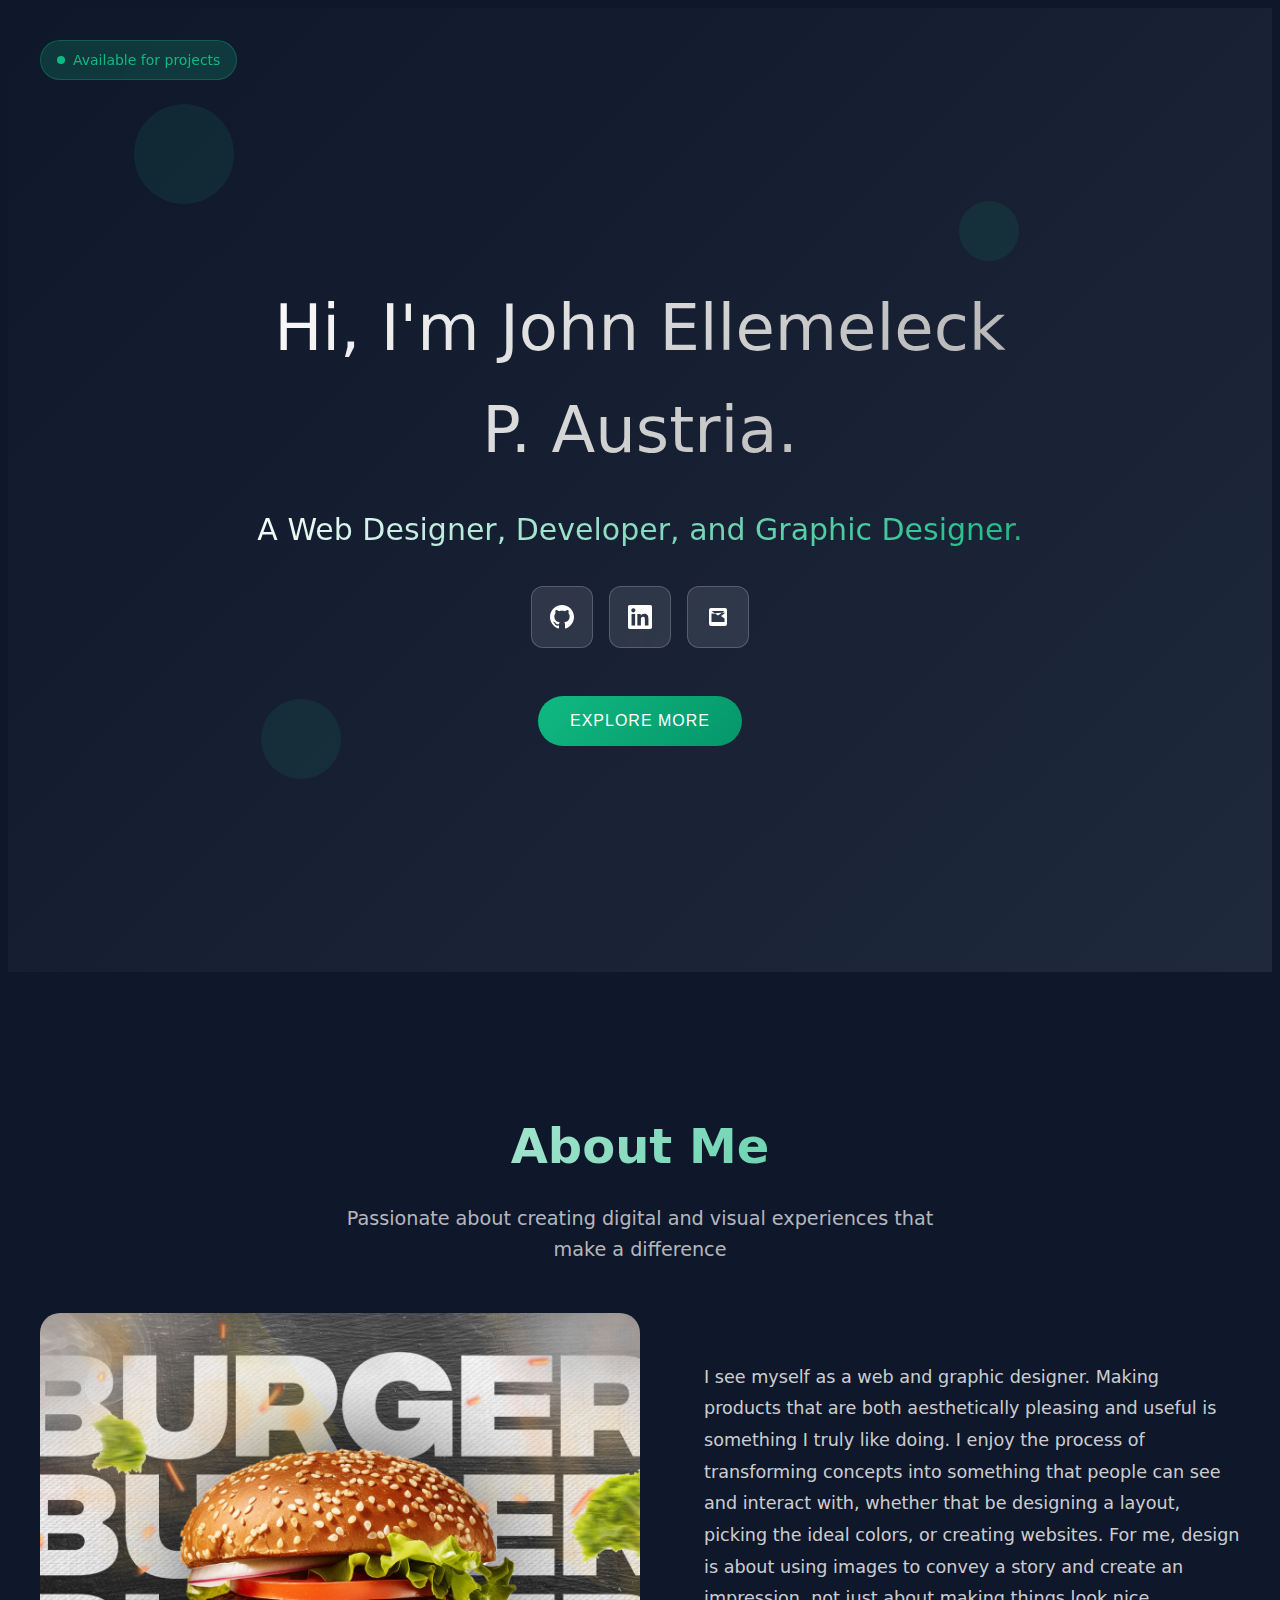
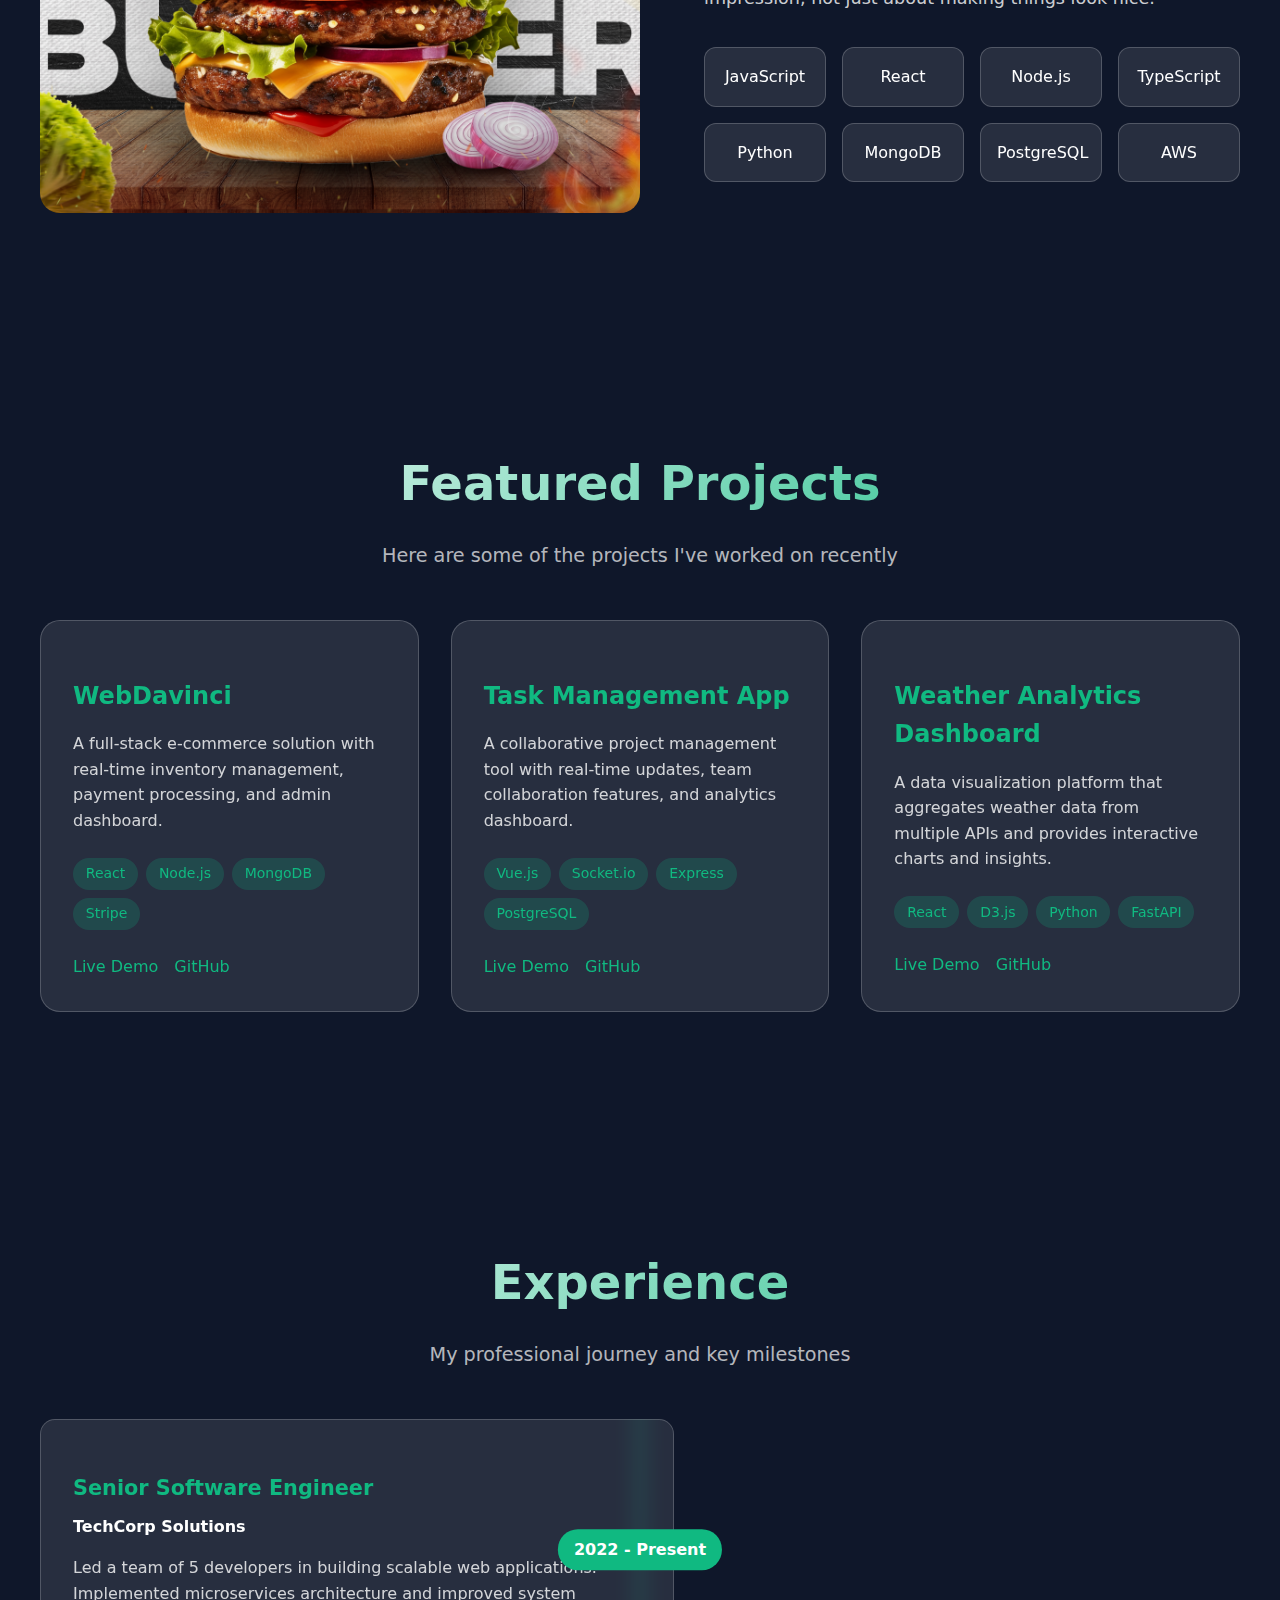
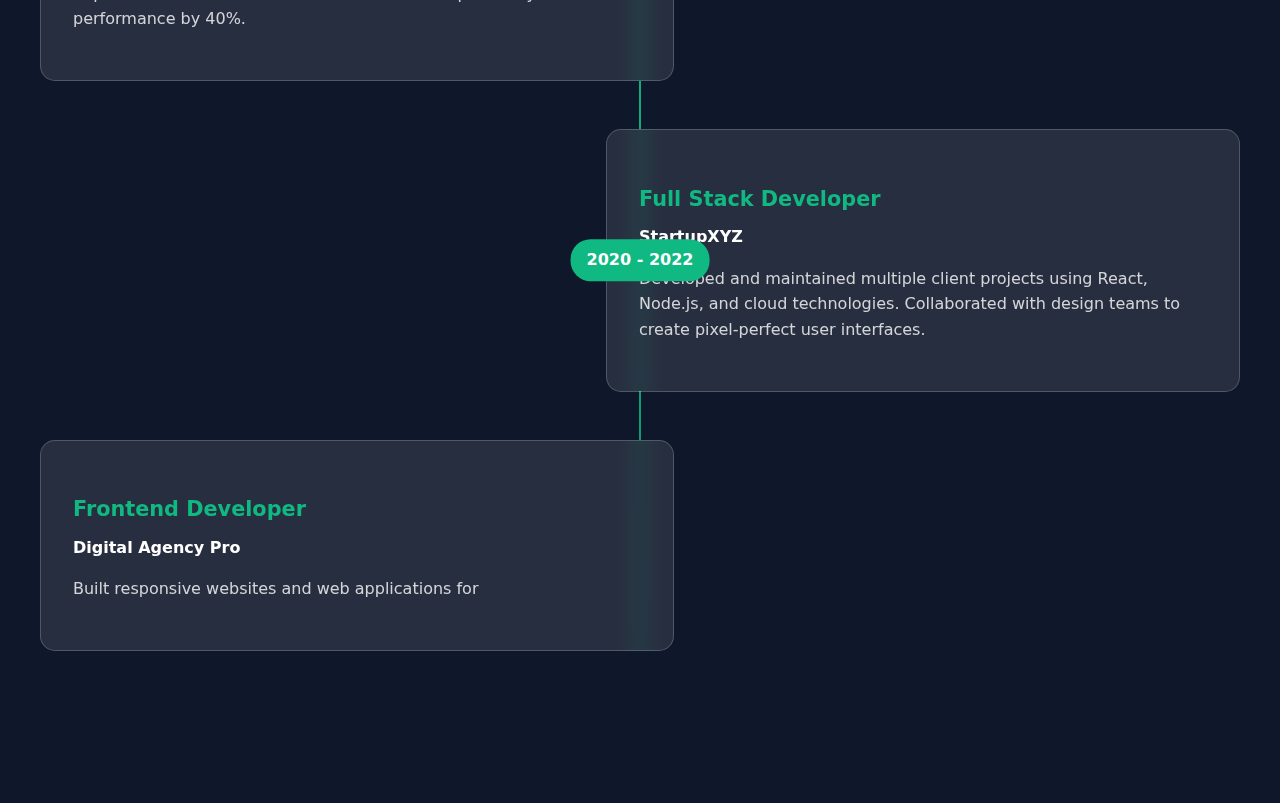
<file: sample.html>
<!DOCTYPE html>
<html lang="en">
<head>
    <meta charset="UTF-8">
    <meta name="viewport" content="width=device-width, initial-scale=1.0">
    <link rel="stylesheet" href="style.css">
    <title>Jessica - Software Engineer</title>
</head>
<body>
    <!-- Navigation -->
    <nav class="navbar" id="navbar">
        <div class="nav-content">
            <div class="logo">Jessica</div>
            <ul class="nav-links">
                <li><a href="#home" class="nav-link active">Home</a></li>
                <li><a href="#about" class="nav-link">About</a></li>
                <li><a href="#projects" class="nav-link">Projects</a></li>
                <li><a href="#experience" class="nav-link">Experience</a></li>
                <li><a href="#contact" class="nav-link">Contact</a></li>
            </ul>
        </div>
    </nav>

    <!-- Hero Section -->
    <section id="home" class="hero">
        <div class="floating-elements">
            <div class="floating-element"></div>
            <div class="floating-element"></div>
            <div class="floating-element"></div>
        </div>

        <div class="status-badge">
            <div class="status-dot"></div>
            Available for projects
        </div>

        <div class="hero-content">
            <h1 class="greeting">Hi, I'm John Ellemeleck P. Austria.</h1>
            <h2 class="title">A Web Designer, Developer, and Graphic Designer.</h2>

            <div class="social-links">
                <a href="#" class="social-link" title="GitHub">
                    <svg width="24" height="24" viewBox="0 0 24 24" fill="currentColor">
                        <path d="M12 0c-6.626 0-12 5.373-12 12 0 5.302 3.438 9.8 8.207 11.387.599.111.793-.261.793-.577v-2.234c-3.338.726-4.033-1.416-4.033-1.416-.546-1.387-1.333-1.756-1.333-1.756-1.089-.745.083-.729.083-.729 1.205.084 1.839 1.237 1.839 1.237 1.07 1.834 2.807 1.304 3.492.997.107-.775.418-1.305.762-1.604-2.665-.305-5.467-1.334-5.467-5.931 0-1.311.469-2.381 1.236-3.221-.124-.303-.535-1.524.117-3.176 0 0 1.008-.322 3.301 1.23.957-.266 1.983-.399 3.003-.404 1.02.005 2.047.138 3.006.404 2.291-1.552 3.297-1.23 3.297-1.23.653 1.653.242 2.874.118 3.176.77.84 1.235 1.911 1.235 3.221 0 4.609-2.807 5.624-5.479 5.921.43.372.823 1.102.823 2.222v3.293c0 .319.192.694.801.576 4.765-1.589 8.199-6.086 8.199-11.386 0-6.627-5.373-12-12-12z"/>
                    </svg>
                </a>
                <a href="#" class="social-link" title="LinkedIn">
                    <svg width="24" height="24" viewBox="0 0 24 24" fill="currentColor">
                        <path d="M20.447 20.452h-3.554v-5.569c0-1.328-.027-3.037-1.852-3.037-1.853 0-2.136 1.445-2.136 2.939v5.667H9.351V9h3.414v1.561h.046c.477-.9 1.637-1.85 3.37-1.85 3.601 0 4.267 2.37 4.267 5.455v6.286zM5.337 7.433c-1.144 0-2.063-.926-2.063-2.065 0-1.138.92-2.063 2.063-2.063 1.14 0 2.064.925 2.064 2.063 0 1.139-.925 2.065-2.064 2.065zm1.782 13.019H3.555V9h3.564v11.452zM22.225 0H1.771C.792 0 0 .774 0 1.729v20.542C0 23.227.792 24 1.771 24h20.451C23.2 24 24 23.227 24 22.271V1.729C24 .774 23.2 0 22.222 0h.003z"/>
                    </svg>
                </a>
                <a href="#" class="social-link" title="Email">
                    <svg width="24" height="24" viewBox="0 0 24 24" fill="currentColor">
                        <path d="M3 5a2 2 0 012-2h14a2 2 0 012 2v14a2 2 0 01-2 2H5a2 2 0 01-2-2V5zm2.5 1L12 10.5 18.5 6H5.5zm13 2.5L15 11l3.5 2.5V7.5zm-13 0V17h13V7.5z"/>
                    </svg>
                </a>
            </div>

            <button class="explore-btn" onclick="document.getElementById('about').scrollIntoView({behavior: 'smooth'})">
                Explore More
            </button>
        </div>
    </section>

    <!-- About Section -->
    <section id="about" class="section">
        <h2 class="section-title">About Me</h2>
        <p class="section-subtitle">Passionate about creating digital and visual experiences that make a difference</p>
        
        <div class="about-content">
            <div class="about-image">

            </div>
            <div>
                <div class="about-text">
                    <p>I see myself as a web and graphic designer.  Making products that are both aesthetically pleasing and useful is something I truly like doing.  I enjoy the process of transforming concepts into something that people can see and interact with, whether that be designing a layout, picking the ideal colors, or creating websites.  For me, design is about using images to convey a story and create an impression, not just about making things look nice.</p>
                </div>
                
                <div class="skills">
                    <div class="skill">JavaScript</div>
                    <div class="skill">React</div>
                    <div class="skill">Node.js</div>
                    <div class="skill">TypeScript</div>
                    <div class="skill">Python</div>
                    <div class="skill">MongoDB</div>
                    <div class="skill">PostgreSQL</div>
                    <div class="skill">AWS</div>
                </div>
            </div>
        </div>
    </section>

    <!-- Projects Section -->
    <section id="projects" class="section">
        <h2 class="section-title">Featured Projects</h2>
        <p class="section-subtitle">Here are some of the projects I've worked on recently</p>
        
        <div class="projects-grid">
            <div class="project-card">
                <h3 class="project-title">WebDavinci </h3>
                <p class="project-description">A full-stack e-commerce solution with real-time inventory management, payment processing, and admin dashboard.</p>
                <div class="project-tech">
                    <span class="tech-tag">React</span>
                    <span class="tech-tag">Node.js</span>
                    <span class="tech-tag">MongoDB</span>
                    <span class="tech-tag">Stripe</span>
                </div>
                <div class="project-links">
                    <a href="#" class="project-link">Live Demo</a>
                    <a href="#" class="project-link">GitHub</a>
                </div>
            </div>

            <div class="project-card">
                <h3 class="project-title">Task Management App</h3>
                <p class="project-description">A collaborative project management tool with real-time updates, team collaboration features, and analytics dashboard.</p>
                <div class="project-tech">
                    <span class="tech-tag">Vue.js</span>
                    <span class="tech-tag">Socket.io</span>
                    <span class="tech-tag">Express</span>
                    <span class="tech-tag">PostgreSQL</span>
                </div>
                <div class="project-links">
                    <a href="#" class="project-link">Live Demo</a>
                    <a href="#" class="project-link">GitHub</a>
                </div>
            </div>

            <div class="project-card">
                <h3 class="project-title">Weather Analytics Dashboard</h3>
                <p class="project-description">A data visualization platform that aggregates weather data from multiple APIs and provides interactive charts and insights.</p>
                <div class="project-tech">
                    <span class="tech-tag">React</span>
                    <span class="tech-tag">D3.js</span>
                    <span class="tech-tag">Python</span>
                    <span class="tech-tag">FastAPI</span>
                </div>
                <div class="project-links">
                    <a href="#" class="project-link">Live Demo</a>
                    <a href="#" class="project-link">GitHub</a>
                </div>
            </div>
        </div>
    </section>

    <!-- Experience Section -->
    <section id="experience" class="section">
        <h2 class="section-title">Experience</h2>
        <p class="section-subtitle">My professional journey and key milestones</p>
        
        <div class="experience-timeline">
            <div class="experience-item">
                <div class="experience-content">
                    <h3 class="experience-title">Senior Software Engineer</h3>
                    <div class="experience-company">TechCorp Solutions</div>
                    <p class="experience-description">Led a team of 5 developers in building scalable web applications. Implemented microservices architecture and improved system performance by 40%.</p>
                </div>
                <div class="experience-date">2022 - Present</div>
            </div>

            <div class="experience-item">
                <div class="experience-content">
                    <h3 class="experience-title">Full Stack Developer</h3>
                    <div class="experience-company">StartupXYZ</div>
                    <p class="experience-description">Developed and maintained multiple client projects using React, Node.js, and cloud technologies. Collaborated with design teams to create pixel-perfect user interfaces.</p>
                </div>
                <div class="experience-date">2020 - 2022</div>
            </div>

            <div class="experience-item">
                <div class="experience-content">
                    <h3 class="experience-title">Frontend Developer</h3>
                    <div class="experience-company">Digital Agency Pro</div>
                    <p class="experience-description">Built responsive websites and web applications for
</file>
<file: style.css>
<style>
        * {
            margin: 0;
            padding: 0;
            box-sizing: border-box;
        }

        html {
            scroll-behavior: smooth;
        }

        body {
            font-family: -apple-system, BlinkMacSystemFont, 'Segoe UI', system-ui, sans-serif;
            background: #0f172a;
            color: white;
            overflow-x: hidden;
            line-height: 1.6;
        }

        /* Hero Section */
        .hero {
            min-height: 100vh;
            background: linear-gradient(135deg, #0f172a 0%, #1e293b 25%, #0f766e 50%, #1e293b 75%, #0f172a 100%);
            background-size: 400% 400%;
            animation: gradientShift 8s ease-in-out infinite;
            display: flex;
            flex-direction: column;
            justify-content: center;
            align-items: center;
            padding: 2rem;
            position: relative;
        }

        @keyframes gradientShift {
            0%, 100% { background-position: 0% 50%; }
            50% { background-position: 100% 50%; }
        }

        .floating-elements {
            position: absolute;
            top: 0;
            left: 0;
            width: 100%;
            height: 100%;
            pointer-events: none;
            overflow: hidden;
        }

        .floating-element {
            position: absolute;
            background: rgba(16, 185, 129, 0.1);
            border-radius: 50%;
            animation: float 6s ease-in-out infinite;
        }

        .floating-element:nth-child(1) {
            width: 100px; height: 100px; top: 10%; left: 10%; animation-delay: 0s;
        }
        .floating-element:nth-child(2) {
            width: 60px; height: 60px; top: 20%; right: 20%; animation-delay: 2s;
        }
        .floating-element:nth-child(3) {
            width: 80px; height: 80px; bottom: 20%; left: 20%; animation-delay: 4s;
        }

        @keyframes float {
            0%, 100% { transform: translateY(0px) rotate(0deg); opacity: 0.3; }
            50% { transform: translateY(-20px) rotate(180deg); opacity: 0.6; }
        }

        .status-badge {
            display: hidden;
            position: absolute;
            top: 2rem;
            left: 2rem;
            background: rgba(16, 185, 129, 0.2);
            border: 1px solid rgba(16, 185, 129, 0.3);
            border-radius: 25px;
            padding: 0.5rem 1rem;
            font-size: 0.875rem;
            color: #10b981;
            backdrop-filter: blur(10px);
            display: flex;
            align-items: center;
            gap: 0.5rem;
            animation: pulse 2s infinite;
        }

        @keyframes pulse {
            0%, 100% { opacity: 1; }
            50% { opacity: 0.7; }
        }

        .status-dot {
            width: 8px;
            height: 8px;
            background: #10b981;
            border-radius: 50%;
            animation: glow 2s ease-in-out infinite alternate;
        }

        @keyframes glow {
            from { box-shadow: 0 0 5px #10b981; }
            to { box-shadow: 0 0 20px #10b981, 0 0 30px #10b981; }
        }

        .hero-content {
            text-align: center;
            max-width: 800px;
            animation: fadeInUp 1s ease-out;
        }

        @keyframes fadeInUp {
            from { opacity: 0; transform: translateY(30px); }
            to { opacity: 1; transform: translateY(0); }
        }

        .greeting {
            font-size: clamp(2.5rem, 8vw, 4rem);
            font-weight: 300;
            margin-bottom: 0.5rem;
            background: linear-gradient(135deg, #ffffff, #a8a8a8);
            -webkit-background-clip: text;
            -webkit-text-fill-color: transparent;
            background-clip: text;
        }

        .title {
            font-size: 30px;
            font-weight: 300;
            margin-bottom: 2rem;
            background: linear-gradient(135deg, #ffffff, #10b981);
            -webkit-background-clip: text;
            -webkit-text-fill-color: transparent;
            background-clip: text;
        }

        .description {
            font-size: 1.25rem;
            color: rgba(255, 255, 255, 0.8);
            margin-bottom: 3rem;
            max-width: 600px;
            margin-left: auto;
            margin-right: auto;
        }

        .social-links {
            display: flex;
            gap: 1rem;
            justify-content: center;
            margin-bottom: 3rem;
            flex-wrap: wrap;
        }

        .social-link {
            width: 60px;
            height: 60px;
            background: rgba(255, 255, 255, 0.1);
            border: 1px solid rgba(255, 255, 255, 0.2);
            border-radius: 12px;
            display: flex;
            align-items: center;
            justify-content: center;
            text-decoration: none;
            color: white;
            transition: all 0.3s ease;
            backdrop-filter: blur(10px);
            position: relative;
            overflow: hidden;
        }

        .social-link::before {
            content: '';
            position: absolute;
            top: 0;
            left: -100%;
            width: 100%;
            height: 100%;
            background: linear-gradient(90deg, transparent, rgba(255, 255, 255, 0.2), transparent);
            transition: left 0.5s;
        }

        .social-link:hover::before {
            left: 100%;
        }

        .social-link:hover {
            transform: translateY(-5px);
            background: rgba(16, 185, 129, 0.2);
            border-color: rgba(16, 185, 129, 0.5);
            box-shadow: 0 10px 30px rgba(16, 185, 129, 0.3);
        }

        .explore-btn {
            background: linear-gradient(135deg, #10b981, #059669);
            border: none;
            border-radius: 50px;
            padding: 1rem 2rem;
            color: white;
            font-size: 1rem;
            font-weight: 500;
            text-transform: uppercase;
            letter-spacing: 1px;
            cursor: pointer;
            transition: all 0.3s ease;
            position: relative;
            overflow: hidden;
        }

        .explore-btn:hover {
            transform: translateY(-3px);
            box-shadow: 0 15px 35px rgba(16, 185, 129, 0.4);
        }

        /* Navigation */
        .navbar {
            position: fixed;
            top: 0;
            left: 0;
            right: 0;
            background: rgba(15, 23, 42, 0.9);
            backdrop-filter: blur(10px);
            border-bottom: 1px solid rgba(255, 255, 255, 0.1);
            padding: 1rem 2rem;
            z-index: 1000;
            transform: translateY(-100%);
            transition: transform 0.3s ease;
        }

        .navbar.visible {
            transform: translateY(0);
        }

        .nav-content {
            max-width: 1200px;
            margin: 0 auto;
            display: flex;
            justify-content: space-between;
            align-items: center;
        }

        .logo {
            font-size: 1.5rem;
            font-weight: bold;
            color: #10b981;
        }

        .nav-links {
            display: flex;
            gap: 2rem;
            list-style: none;
        }

        .nav-links a {
            color: white;
            text-decoration: none;
            transition: color 0.3s ease;
            position: relative;
        }

        .nav-links a::after {
            content: '';
            position: absolute;
            bottom: -5px;
            left: 0;
            width: 0;
            height: 2px;
            background: #10b981;
            transition: width 0.3s ease;
        }

        .nav-links a:hover::after,
        .nav-links a.active::after {
            width: 100%;
        }

        /* Section Styles */
        .section {
            padding: 6rem 2rem;
            max-width: 1200px;
            margin: 0 auto;
        }

        .section-title {
            font-size: 3rem;
            margin-bottom: 1rem;
            text-align: center;
            background: linear-gradient(135deg, #ffffff, #10b981);
            -webkit-background-clip: text;
            -webkit-text-fill-color: transparent;
            background-clip: text;
        }

        .section-subtitle {
            font-size: 1.2rem;
            color: rgba(255, 255, 255, 0.7);
            text-align: center;
            margin-bottom: 3rem;
            max-width: 600px;
            margin-left: auto;
            margin-right: auto;
        }

        /* About Section */
        .about-content {
            display: grid;
            grid-template-columns: 1fr 2fr;
            gap: 4rem;
            align-items: center;
        }

        .about-image {
            background-image: url('./assets/img/First\ Projext\ 2\ \(Refine\).png');
            background-size: cover;
            background-position: center;
            width: 600px;
            height: 500px;
            border-radius: 20px;
            display: flex;
            align-items: center;
            justify-content: center;
            font-size: 6rem;
            color: white;
            margin: 0 auto;
        }

        .about-text {
            font-size: 1.1rem;
            color: rgba(255, 255, 255, 0.8);
            line-height: 1.8;
        }

        .skills {
            display: grid;
            grid-template-columns: repeat(auto-fit, minmax(120px, 1fr));
            gap: 1rem;
            margin-top: 2rem;
        }

        .skill {
            background: rgba(255, 255, 255, 0.1);
            padding: 1rem;
            border-radius: 12px;
            text-align: center;
            backdrop-filter: blur(10px);
            border: 1px solid rgba(255, 255, 255, 0.2);
            transition: transform 0.3s ease;
        }

        .skill:hover {
            transform: translateY(-5px);
            background: rgba(16, 185, 129, 0.2);
        }

        /* Projects Section */
        .projects-grid {
            display: grid;
            grid-template-columns: repeat(auto-fit, minmax(350px, 1fr));
            gap: 2rem;
            margin-top: 3rem;
        }

        .project-card {
            background: rgba(255, 255, 255, 0.1);
            border-radius: 20px;
            padding: 2rem;
            backdrop-filter: blur(10px);
            border: 1px solid rgba(255, 255, 255, 0.2);
            transition: all 0.3s ease;
            position: relative;
            overflow: hidden;
        }

        .project-card::before {
            content: '';
            position: absolute;
            top: 0;
            left: -100%;
            width: 100%;
            height: 100%;
            background: linear-gradient(90deg, transparent, rgba(16, 185, 129, 0.1), transparent);
            transition: left 0.5s;
        }

        .project-card:hover::before {
            left: 100%;
        }

        .project-card:hover {
            transform: translateY(-10px);
            box-shadow: 0 20px 40px rgba(16, 185, 129, 0.2);
        }

        .project-title {
            font-size: 1.5rem;
            margin-bottom: 1rem;
            color: #10b981;
        }

        .project-description {
            color: rgba(255, 255, 255, 0.8);
            margin-bottom: 1.5rem;
        }

        .project-tech {
            display: flex;
            flex-wrap: wrap;
            gap: 0.5rem;
            margin-bottom: 1.5rem;
        }

        .tech-tag {
            background: rgba(16, 185, 129, 0.2);
            color: #10b981;
            padding: 0.3rem 0.8rem;
            border-radius: 20px;
            font-size: 0.875rem;
        }

        .project-links {
            display: flex;
            gap: 1rem;
        }

        .project-link {
            color: #10b981;
            text-decoration: none;
            font-weight: 500;
            transition: color 0.3s ease;
        }

        .project-link:hover {
            color: white;
        }

        /* Experience Section */
        .experience-timeline {
            position: relative;
            margin-top: 3rem;
        }

        .experience-timeline::before {
            content: '';
            position: absolute;
            left: 50%;
            top: 0;
            bottom: 0;
            width: 2px;
            background: linear-gradient(to bottom, #10b981, #059669);
            transform: translateX(-50%);
        }

        .experience-item {
            display: flex;
            margin-bottom: 3rem;
            position: relative;
        }

        .experience-item:nth-child(even) {
            flex-direction: row-reverse;
        }

        .experience-content {
            background: rgba(255, 255, 255, 0.1);
            padding: 2rem;
            border-radius: 15px;
            backdrop-filter: blur(10px);
            border: 1px solid rgba(255, 255, 255, 0.2);
            width: calc(50% - 2rem);
            position: relative;
        }

        .experience-date {
            position: absolute;
            left: 50%;
            top: 50%;
            transform: translate(-50%, -50%);
            background: #10b981;
            color: white;
            padding: 0.5rem 1rem;
            border-radius: 20px;
            font-weight: bold;
            white-space: nowrap;
        }

        .experience-title {
            font-size: 1.3rem;
            color: #10b981;
            margin-bottom: 0.5rem;
        }

        .experience-company {
            font-weight: bold;
            margin-bottom: 1rem;
        }

        .experience-description {
            color: rgba(255, 255, 255, 0.8);
        }

        /* Contact Section */
        .contact-content {
            text-align: center;
            max-width: 600px;
            margin: 0 auto;
        }

        .contact-form {
            display: grid;
            gap: 1.5rem;
            margin-top: 3rem;
        }

        .form-group {
            display: grid;
            gap: 0.5rem;
        }

        .form-group label {
            color: #10b981;
            font-weight: 500;
        }

        .form-group input,
        .form-group textarea {
            background: rgba(255, 255, 255, 0.1);
            border: 1px solid rgba(255, 255, 255, 0.2);
            border-radius: 10px;
            padding: 1rem;
            color: white;
            backdrop-filter: blur(10px);
            transition: border-color 0.3s ease;
        }

        .form-group input:focus,
        .form-group textarea:focus {
            outline: none;
            border-color: #10b981;
        }

        .submit-btn {
            background: linear-gradient(135deg, #10b981, #059669);
            border: none;
            border-radius: 50px;
            padding: 1rem 2rem;
            color: white;
            font-size: 1rem;
            font-weight: 500;
            cursor: pointer;
            transition: all 0.3s ease;
            justify-self: center;
            width: fit-content;
        }

        .submit-btn:hover {
            transform: translateY(-3px);
            box-shadow: 0 15px 35px rgba(16, 185, 129, 0.4);
        }

        /* Footer */
        .footer {
            background: rgba(15, 23, 42, 0.9);
            padding: 3rem 2rem 2rem;
            text-align: center;
            border-top: 1px solid rgba(255, 255, 255, 0.1);
        }

        .footer-content {
            max-width: 1200px;
            margin: 0 auto;
        }

        .footer-social {
            display: flex;
            justify-content: center;
            gap: 1rem;
            margin-bottom: 2rem;
        }

        .footer-social .social-link {
            width: 50px;
            height: 50px;
        }

        .footer-text {
            color: rgba(255, 255, 255, 0.6);
        }

        /* Mobile Responsiveness */
        @media (max-width: 768px) {
            .nav-links {
                display: none;
            }

            .about-content {
                grid-template-columns: 1fr;
                text-align: center;
                gap: 2rem;
            }

            .about-image {
                width: 200px;
                height: 200px;
                font-size: 4rem;
            }

            .projects-grid {
                grid-template-columns: 1fr;
            }

            .experience-timeline::before {
                left: 2rem;
            }

            .experience-item {
                flex-direction: column;
                margin-left: 4rem;
            }

            .experience-item:nth-child(even) {
                flex-direction: column;
            }

            .experience-content {
                width: 100%;
            }

            .experience-date {
                left: -6rem;
                transform: translateY(-50%);
            }

            .section {
                padding: 4rem 1rem;
            }

            .section-title {
                font-size: 2rem;
            }
        }
    </style>
</file>
